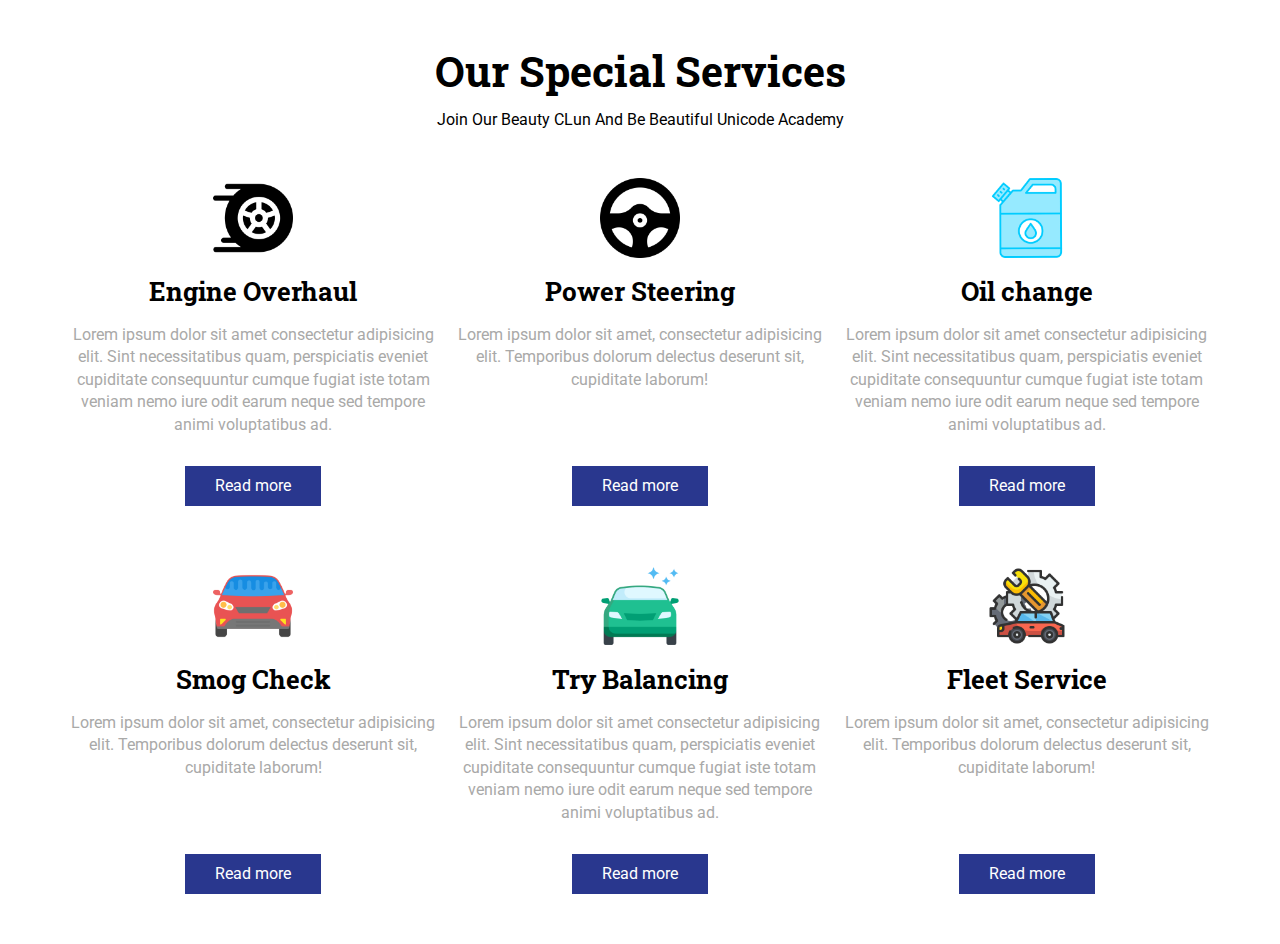
<file: EX 03/index.html>
<!DOCTYPE html>
<html lang="en">
  <head>
    <meta charset="UTF-8" />
    <meta name="viewport" content="width=device-width, initial-scale=1.0" />
    <title>Service Layout</title>
    <!-- Font embed -->
    <link rel="preconnect" href="https://fonts.googleapis.com" />
    <link rel="preconnect" href="https://fonts.gstatic.com" crossorigin />
    <link
      href="https://fonts.googleapis.com/css2?family=Roboto:wght@300;400;500;700&display=swap"
      rel="stylesheet"
    />
    <link
      href="https://fonts.googleapis.com/css2?family=Roboto+Slab:wght@500;700&display=swap"
      rel="stylesheet"
    />
    <!-- Reset css -->
    <link rel="stylesheet" href="./assets/css/reset.css" />
    <!-- Styles -->
    <link rel="stylesheet" href="./assets/css/style.css" />
  </head>
  <body>
    <div class="container">
      <section class="service">
        <h2 class="heading">Our Special Services</h2>
        <p class="desc">
          Join Our Beauty CLun And Be Beautiful Unicode Academy
        </p>
        <div class="service-body">
          <article class="service__item">
            <div>
              <img
                src="./assets/img/racing.png"
                alt="Engine Overhaul"
                class="service__item-icon"
              />
              <h3 class="service__item--heading">Engine Overhaul</h3>
              <p class="service__item--desc">
                Lorem ipsum dolor sit amet consectetur adipisicing elit. Sint
                necessitatibus quam, perspiciatis eveniet cupiditate
                consequuntur cumque fugiat iste totam veniam nemo iure odit
                earum neque sed tempore animi voluptatibus ad.
              </p>
            </div>
            <a href="#!" class="service__item--link">Read more</a>
          </article>
          <article class="service__item">
            <div>
              <img
                src="./assets/img/steering-wheel.png"
                alt="Power Steering"
                class="service__item-icon"
              />
              <h3 class="service__item--heading">Power Steering</h3>
              <p class="service__item--desc">
                Lorem ipsum dolor sit amet, consectetur adipisicing elit.
                Temporibus dolorum delectus deserunt sit, cupiditate laborum!
              </p>
            </div>
            <a href="#!" class="service__item--link">Read more</a>
          </article>
          <article class="service__item">
            <div>
              <img
                src="./assets/img/tank.png"
                alt="Oil change"
                class="service__item-icon"
              />
              <h3 class="service__item--heading">Oil change</h3>
              <p class="service__item--desc">
                Lorem ipsum dolor sit amet consectetur adipisicing elit. Sint
                necessitatibus quam, perspiciatis eveniet cupiditate
                consequuntur cumque fugiat iste totam veniam nemo iure odit
                earum neque sed tempore animi voluptatibus ad.
              </p>
            </div>
            <a href="#!" class="service__item--link">Read more</a>
          </article>
          <article class="service__item">
            <div>
              <img
                src="./assets/img/car (1).png"
                alt="Smog Check"
                class="service__item-icon"
              />
              <h3 class="service__item--heading">Smog Check</h3>
              <p class="service__item--desc">
                Lorem ipsum dolor sit amet, consectetur adipisicing elit.
                Temporibus dolorum delectus deserunt sit, cupiditate laborum!
              </p>
            </div>
            <a href="#!" class="service__item--link">Read more</a>
          </article>
          <article class="service__item">
            <div>
              <img
                src="./assets/img/car-wash.png"
                alt="Try Balancing"
                class="service__item-icon"
              />
              <h3 class="service__item--heading">Try Balancing</h3>
              <p class="service__item--desc">
                Lorem ipsum dolor sit amet consectetur adipisicing elit. Sint
                necessitatibus quam, perspiciatis eveniet cupiditate
                consequuntur cumque fugiat iste totam veniam nemo iure odit
                earum neque sed tempore animi voluptatibus ad.
              </p>
            </div>
            <a href="#!" class="service__item--link">Read more</a>
          </article>
          <article class="service__item">
            <div>
              <img
                src="./assets/img/maintenance.png"
                alt="Fleet Service"
                class="service__item-icon"
              />
              <h3 class="service__item--heading">Fleet Service</h3>
              <p class="service__item--desc">
                Lorem ipsum dolor sit amet, consectetur adipisicing elit.
                Temporibus dolorum delectus deserunt sit, cupiditate laborum!
              </p>
            </div>
            <a href="#!" class="service__item--link">Read more</a>
          </article>
        </div>
      </section>
    </div>
  </body>
</html>
</file>
<file: EX 03/assets/css/style.css>
*,
::after,
::before {
  box-sizing: border-box;
}

a {
  text-decoration: none;
  font-size: inherit;
}

html {
  font-size: 62.5%;
}

body {
  font-size: 1.6rem;
  font-family: "Roboto", sans-serif;
}

.container {
  width: 1140px;
  margin: 50px auto;
}

.heading {
  text-align: center;
  font-family: "Roboto Slab", serif;
  font-size: 4.2rem;
  font-weight: 700;
}

.desc {
  margin-top: 20px;
  text-align: center;
}

.service-body {
  margin-top: 50px;
  display: grid;
  grid-template-columns: repeat(3, 1fr);
  column-gap: 20px;
  row-gap: 60px;
}

.service__item {
  display: flex;
  flex-direction: column;
  align-items: center;
  justify-content: space-between;
}

.service__item-icon {
  display: block;
  margin-left: auto;
  margin-right: auto;
  width: 80px;
  height: 80px;
  object-fit: cover;
}

.service__item--heading {
  margin-top: 20px;
  text-align: center;
  font-family: "Roboto Slab", serif;
  font-size: 2.6rem;
  font-weight: 700;
}

.service__item--desc {
  margin-top: 20px;
  text-align: center;
  line-height: 1.4;
  color: #a9a9a8;
}

.service__item--link {
  margin-top: 30px;
  padding: 12px 30px;
  background-color: #29378e;
  color: #fff;
}

.service__item--link:hover {
  opacity: 0.8;
}
</file>
